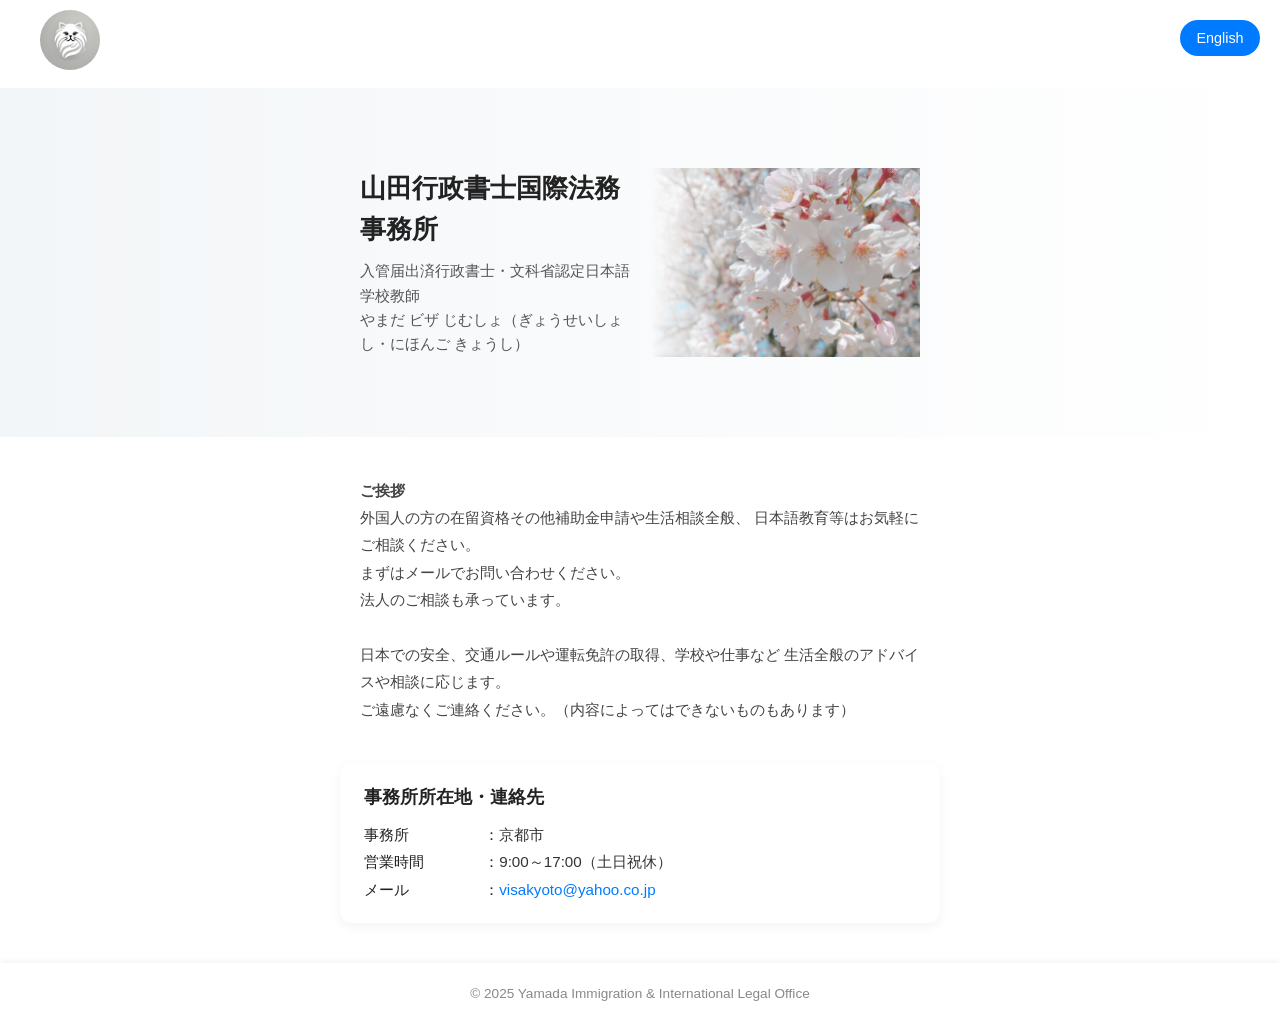
<file: index.html>
<!DOCTYPE html>
<html lang="ja">
<head>
  <meta charset="UTF-8">
  <title>山田行政書士国際法務事務所</title>
  <meta name="viewport" content="width=device-width, initial-scale=1.0">
  <link rel="stylesheet" href="assets/css/style.css">
  <meta name="viewport" content="width=device-width, initial-scale=1">
</head>
<body>

  <!-- ✅ ヘッダー -->
  <header class="header">
    <div class="header-inner">
      <!-- ✅ 左側にロゴ表示 -->
      <div class="logo-area">
        <img src="assets/images/logo.png" alt="ロゴ" class="header-logo" />
      </div>
      <!-- ✅ 右上に言語切替ボタン -->
      <nav class="nav-area">
        <button id="lang-switch">English</button>
      </nav>
    </div>
  </header>

  <!-- ✅ Heroセクション（ロゴはここには表示しない） -->
  <section class="hero">
    <div class="hero-inner">
      <div class="hero-content lang ja">
        <h1>山田行政書士国際法務事務所</h1>
        <p>
          入管届出済行政書士・文科省認定日本語学校教師<br>
          やまだ ビザ じむしょ（ぎょうせいしょし・にほんご きょうし）
        </p>
      </div>
      <div class="hero-content lang en" style="display: none;">
        <h1>Yamada VISA Support Office</h1>
        <p>Certified Immigration Specialist & Japanese Language Teacher</p>
      </div>
      <div class="hero-image"></div>
    </div>
  </section>

  <!-- ご挨拶 -->
  <section class="greeting lang ja">
    <h2>ご挨拶</h2>
    <p class="greeting-text">
      外国人の方の在留資格その他補助金申請や生活相談全般、
      日本語教育等はお気軽にご相談ください。<br>
      まずはメールでお問い合わせください。<br>
      法人のご相談も承っています。<br><br>
      日本での安全、交通ルールや運転免許の取得、学校や仕事など
      生活全般のアドバイスや相談に応じます。<br>
      ご遠慮なくご連絡ください。（内容によってはできないものもあります）
    </p>
  </section>

  <section class="greeting lang en" style="display: none;">
    <h2>Greetings</h2>
    <p class="greeting-text">
      We provide support and consultation on visa applications, 
      subsidy applications, daily-life assistance, and Japanese language education.<br>
      Feel free to contact us via email. Corporate consultations are also welcome.<br><br>
      We also offer advice and consultation on various aspects of daily life in Japan,
      including public safety, traffic rules, obtaining a driver’s license, schools, 
      and employment.<br>
      Please feel free to reach out to us anytime.
      (Depending on the request, we may not be able to assist.)
    </p>
  </section>

  <!-- メインコンテンツ（事務所情報） -->
  <main class="main-content">
    <!-- 日本語 -->
    <section class="lang ja">
      <div class="card contact-info">
        <h2>事務所所在地・連絡先</h2>
        <ul>
          <li><span class="label">事務所</span><span class="colon">：</span><span class="value">京都市</span></li>
          <li><span class="label">営業時間</span><span class="colon">：</span><span class="value">9:00～17:00（土日祝休）</span></li>
          <li><span class="label">メール</span><span class="colon">：</span>
            <span class="value"><a href="mailto:visakyoto@yahoo.co.jp">visakyoto@yahoo.co.jp</a></span>
          </li>
        </ul>
      </div>
    </section>
  
    <!-- 英語 -->
    <section class="lang en" style="display: none;">
      <div class="card contact-info">
        <h2>Office Location & Contact</h2>
        <ul>
          <li><span class="label">Office</span><span class="colon">:</span><span class="value">Kyoto City</span></li>
          <li><span class="label">Business Hours</span><span class="colon">:</span>
            <span class="value">9:00–17:00 (Closed Sat, Sun & Public Holidays)</span>
          </li>
          <li><span class="label">Email</span><span class="colon">:</span>
            <span class="value"><a href="mailto:visakyoto@yahoo.co.jp">visakyoto@yahoo.co.jp</a></span>
          </li>
        </ul>
      </div>
    </section>
  </main>
  

  <!-- フッター -->
  <footer class="footer">
    <p>© 2025 Yamada Immigration & International Legal Office</p>
  </footer>

  <!-- 言語切替スクリプト -->
  <script>
    const switchBtn = document.getElementById("lang-switch");
    const jaEls = document.querySelectorAll(".lang.ja");
    const enEls = document.querySelectorAll(".lang.en");

    switchBtn.addEventListener("click", () => {
      const isJapanese = jaEls[0].style.display !== "none";
      jaEls.forEach(el => el.style.display = isJapanese ? "none" : "block");
      enEls.forEach(el => el.style.display = isJapanese ? "block" : "none");
      switchBtn.textContent = isJapanese ? "日本語" : "English";
    });
  </script>

</body>
</html>
</file>
<file: assets/css/style.css>
/* リセット */
* {
  margin: 0;
  padding: 0;
  box-sizing: border-box;
}

body {
  font-family: 'Segoe UI', sans-serif;
  background: #fff;
  color: #333;
  line-height: 1.6;
}

/* ヘッダー */
.header {
  background-color: #fff;
  padding: 10px 20px;
  position: relative;
}

.header-inner {
  max-width: 1200px;
  margin: 0 auto;
  display: flex;
  justify-content: space-between;
  align-items: center;
}

.nav-area {
  position: absolute;
  top: 20px;
  right: 20px;
}

.nav-area button {
  min-width: 80px;
  height: 36px;
  padding: 0 14px;
  background-color: #007bff;
  color: #fff;
  border: none;
  border-radius: 20px;
  cursor: pointer;
  font-size: 0.9rem;
  line-height: 1;
  text-align: center;
  display: inline-flex;
  align-items: center;
  justify-content: center;
  transition: background-color 0.3s ease;
}

.nav-area button:hover {
  background-color: #0056b3;
}

/* Hero セクション */
.hero {
  position: relative;
  background: linear-gradient(to right, #f3f6f8, #ffffff);
  padding: 40px 0;
  overflow: hidden;
}

.hero-inner {
  max-width: 600px; /* ✅ カード・ご挨拶と統一 */
  margin: 0 auto;
  display: flex;
  flex-direction: row;
  justify-content: space-between;
  gap: 20px;
  padding: 40px 20px;
}

.hero-content {
  width: 100%;
  padding: 0;
  text-align: left;
}

.hero h1 {
  font-size: 1.6rem;
  font-weight: 600;
  color: #222;
  margin-bottom: 10px;
}

.hero p {
  font-size: 0.95rem;
  color: #555;
}

.hero-image {
  flex-shrink: 0;
  width: 48%;
  height: auto;
  aspect-ratio: 3 / 2;
  background-image: url("../images/sakura.jpg");
  background-size: cover;
  background-position: center right;
  mask-image: linear-gradient(to left, black 60%, transparent 100%);
  -webkit-mask-image: linear-gradient(to left, black 60%, transparent 100%);
  opacity: 0.85;
  z-index: 1;
  pointer-events: none;
}

/* ご挨拶セクション */
.greeting {
  margin: 40px auto;
  max-width: 600px; /* ✅ Hero/Cardと幅統一 */
  padding: 0 20px;
}

.greeting h2,
.greeting-text {
  max-width: 100%;
  margin: 0;
  padding: 0;
  text-align: left;
  font-size: 0.95rem;
  line-height: 1.8;
  color: #444;
}

/* メインコンテンツ */
.main-content {
  max-width: 1000px;
  margin: 40px auto;
  padding: 0 20px;
}

/* カード */
.card {
  background: #ffffff;
  border-radius: 12px;
  padding: 20px 24px;
  box-shadow: 0 4px 12px rgba(0,0,0,0.05);
  margin: 30px auto;
  max-width: 600px;
}

.card h2 {
  font-size: 1.1rem;
  margin-bottom: 10px;
  color: #222;
}

.card a {
  color: #007bff;
  text-decoration: none;
}

.card a:hover {
  text-decoration: underline;
}

/* 連絡先リスト整形 */
.contact-info ul {
  list-style: none;
  padding: 0;
  margin: 0;
}

.contact-info li {
  display: flex;
  align-items: baseline;
  line-height: 1.8;
  font-size: 0.95rem;
}

.contact-info .label {
  display: inline-block;
  width: 120px;
  font-weight: 500;
  color: #222;
  white-space: nowrap;
}

.lang.en .contact-info .label {
  width: 140px;
}

.contact-info .colon {
  display: inline-block;
  width: 1em;
  text-align: center;
  color: #222;
}

.contact-info .value {
  flex: 1;
  color: #333;
}

/* フッター */
.footer {
  text-align: center;
  padding: 20px;
  color: #888;
  font-size: 0.85rem;
  background: #fff;
  box-shadow: 0 -2px 6px rgba(0,0,0,0.05);
  margin-top: 40px;
}

/* ロゴ */
.header-logo {
  width: 60px;
  height: 60px;
  border-radius: 50%;
  object-fit: cover;
}

/* モバイル対応 */
@media screen and (max-width: 768px) {
  .header-inner {
    flex-direction: column;
    align-items: flex-start;
  }

  .hero-inner {
    flex-direction: column;
    align-items: flex-start;
    max-width: 100%;
    padding: 0 20px;
  }

  .hero-content {
    text-align: center; /* ✅ 中央揃えに変更 */
    width: 100%;
    padding: 20px 0;
  }

  .hero h1 {
    font-size: 1.4rem;
  }

  .hero p {
    font-size: 0.9rem;
  }

  .hero-image {
    width: 100%;
    height: 200px;
    mask-image: none;
    -webkit-mask-image: none;
    aspect-ratio: unset;
  }

  .greeting {
    max-width: 100%;
    padding: 0 20px;
  }

  .greeting h2,
  .greeting-text {
    padding: 0 16px;
    margin: 0 auto;
    text-align: left;
  }

  .card {
    margin: 20px 0;
    padding: 16px;
  }

  .nav-area {
    position: absolute;
    top: 20px;
    right: 20px;
  }

  .header-logo {
    width: 50px;
    height: 50px;
  }

  .contact-info .label {
    width: 100px;
  }

  .lang.en .contact-info .label {
    width: 120px;
  }
}
</file>
